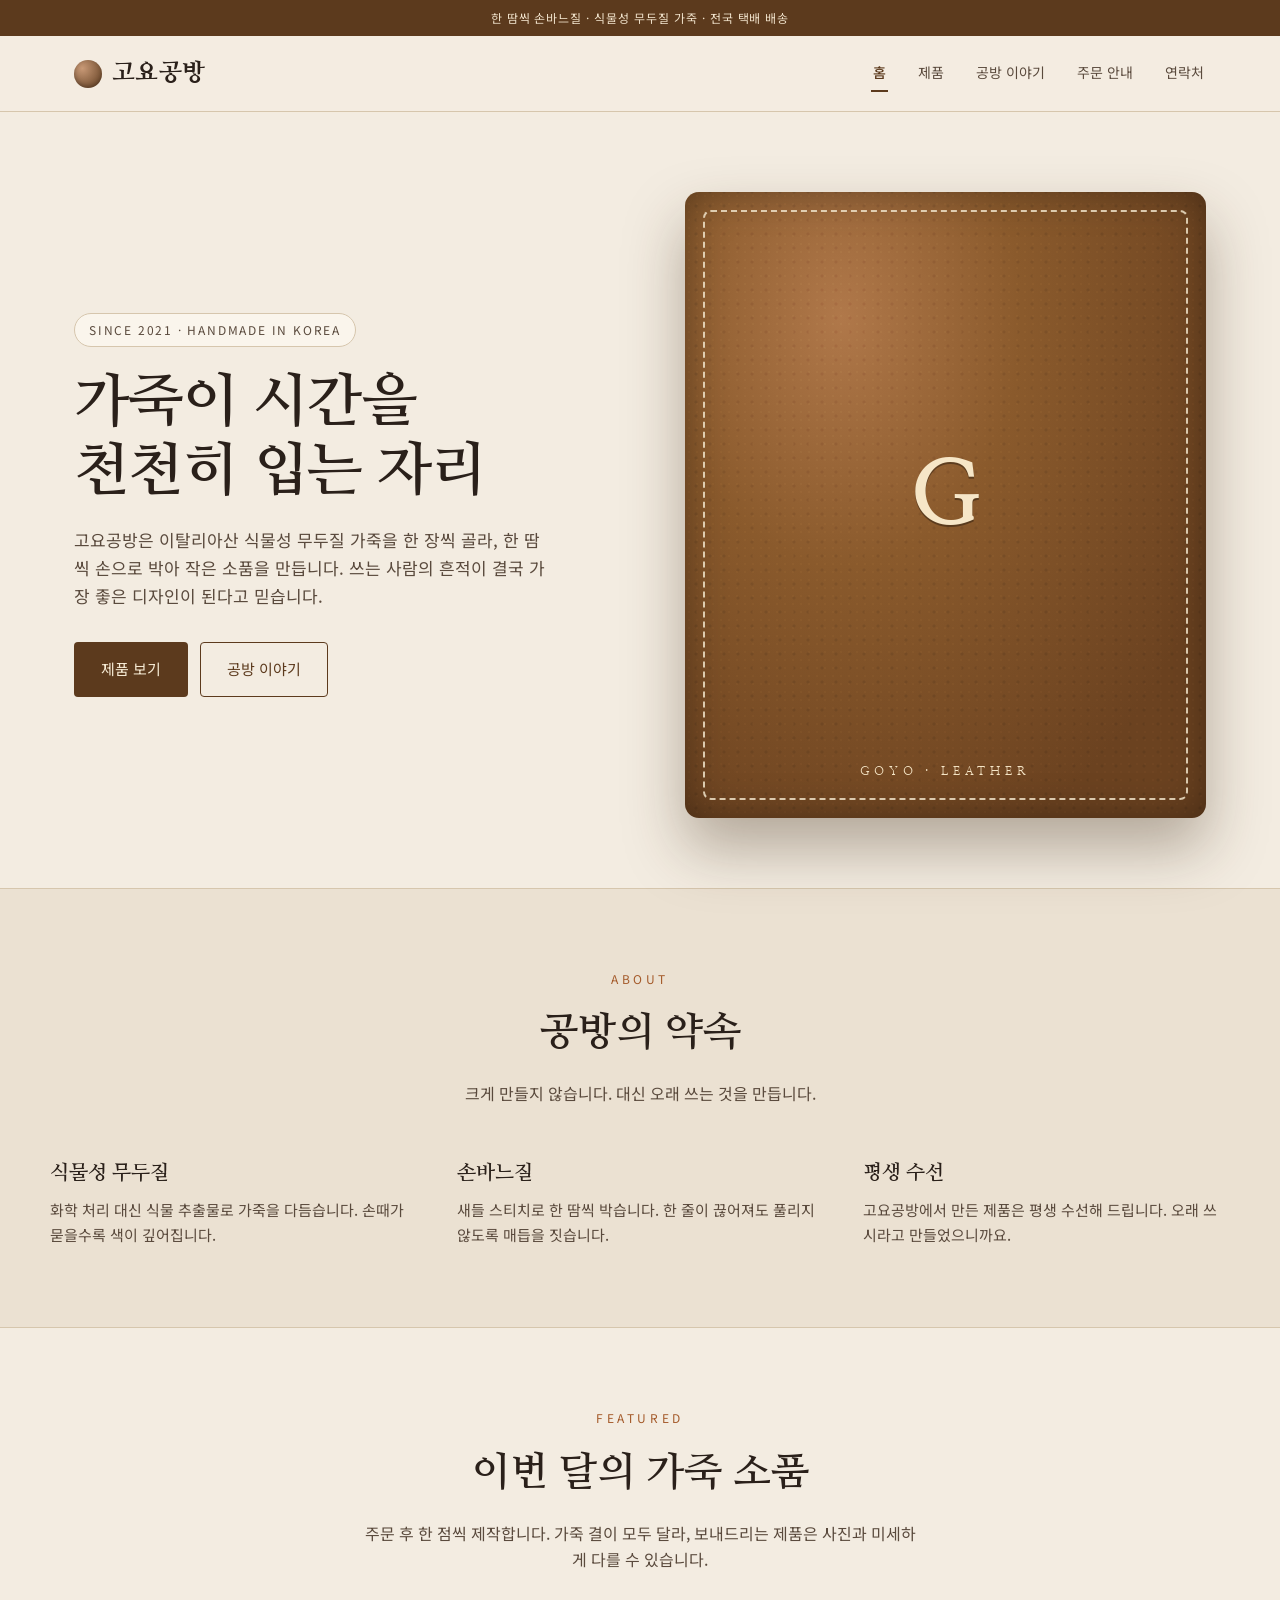
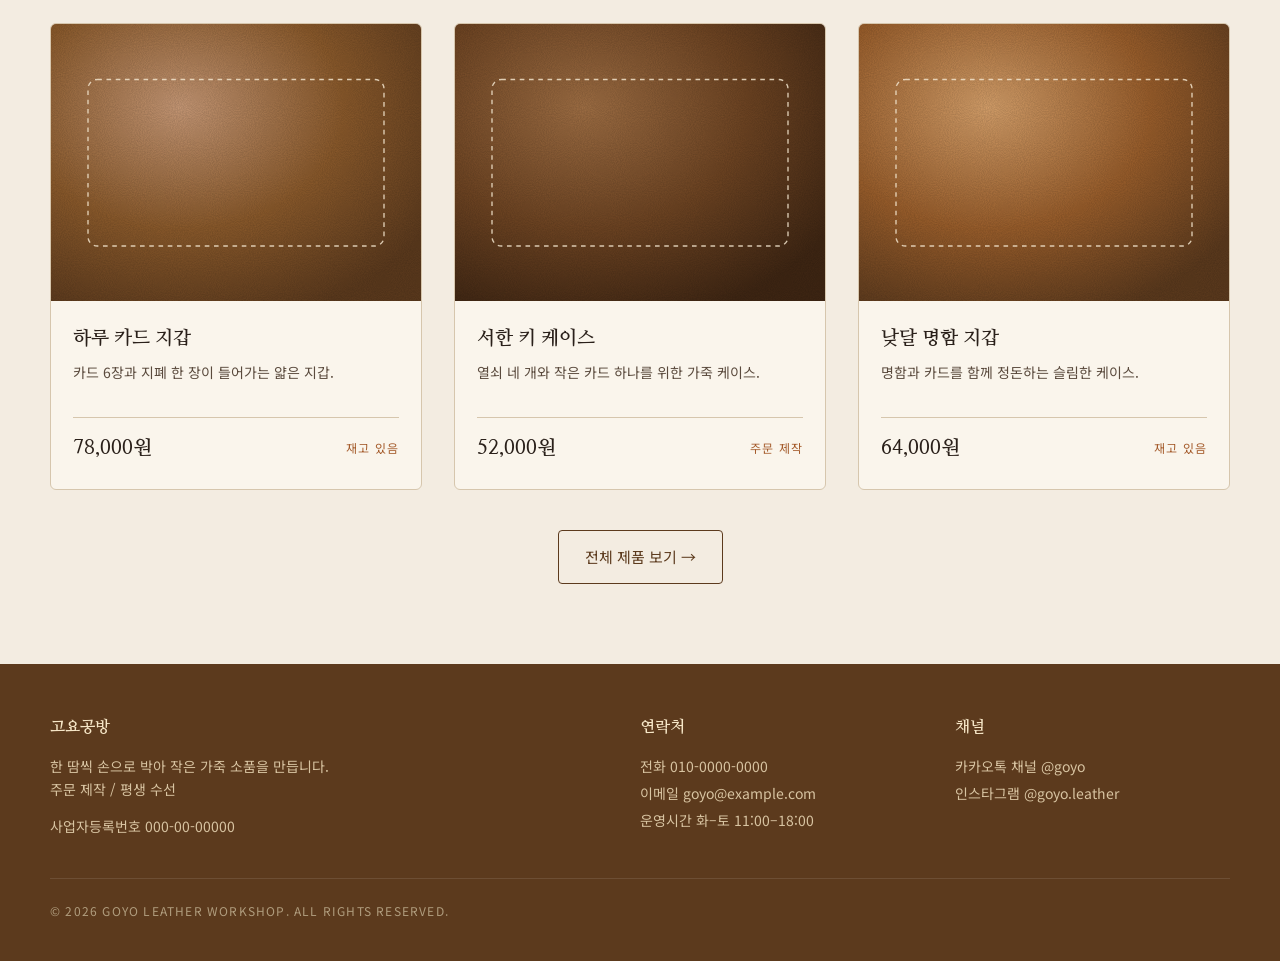
<file: index.html>
<!DOCTYPE html>
<html lang="ko">
<head>
<meta charset="UTF-8" />
<meta name="viewport" content="width=device-width, initial-scale=1.0" />
<title>고요공방 — 손으로 만드는 가죽 소품</title>
<meta name="description" content="식물성 무두질 가죽으로 한 땀씩 손바느질한 가죽 소품을 만듭니다." />
<link rel="preconnect" href="https://fonts.googleapis.com">
<link rel="preconnect" href="https://fonts.gstatic.com" crossorigin>
<link href="https://fonts.googleapis.com/css2?family=Nanum+Myeongjo:wght@400;700;800&family=Noto+Sans+KR:wght@300;400;500;700&display=swap" rel="stylesheet">
<link rel="stylesheet" href="styles.css">
</head>
<body>

<div class="topbar">한 땀씩 손바느질 · 식물성 무두질 가죽 · 전국 택배 배송</div>

<header class="site">
  <div class="nav">
    <a href="index.html" class="logo"><span class="logo-mark"></span><span>고요공방</span></a>
    <button class="menu-toggle" id="menuToggle" aria-label="메뉴">☰</button>
    <nav class="menu" id="menu">
      <a href="index.html" class="active">홈</a>
      <a href="products.html">제품</a>
      <a href="about.html">공방 이야기</a>
      <a href="order.html">주문 안내</a>
      <a href="contact.html">연락처</a>
    </nav>
  </div>
</header>

<main>
  <!-- Hero -->
  <section class="hero">
    <div>
      <span class="tag">SINCE 2021 · HANDMADE IN KOREA</span>
      <h1>가죽이 시간을<br/>천천히 입는 자리</h1>
      <p class="lead">고요공방은 이탈리아산 식물성 무두질 가죽을 한 장씩 골라, 한 땀씩 손으로 박아 작은 소품을 만듭니다. 쓰는 사람의 흔적이 결국 가장 좋은 디자인이 된다고 믿습니다.</p>
      <div class="cta-row">
        <a class="btn btn-primary" href="products.html">제품 보기</a>
        <a class="btn btn-ghost" href="about.html">공방 이야기</a>
      </div>
    </div>
    <div class="hero-card">
      <div class="grain"></div>
      <div class="monogram">G</div>
      <div class="stitch-label">GOYO · LEATHER</div>
    </div>
  </section>

  <!-- About strip -->
  <section class="about-strip">
    <div class="container">
      <div class="section-head">
        <div class="eyebrow">ABOUT</div>
        <h2>공방의 약속</h2>
        <p>크게 만들지 않습니다. 대신 오래 쓰는 것을 만듭니다.</p>
      </div>
      <div class="about-grid">
        <div class="about-item">
          <h3>식물성 무두질</h3>
          <p>화학 처리 대신 식물 추출물로 가죽을 다듬습니다. 손때가 묻을수록 색이 깊어집니다.</p>
        </div>
        <div class="about-item">
          <h3>손바느질</h3>
          <p>새들 스티치로 한 땀씩 박습니다. 한 줄이 끊어져도 풀리지 않도록 매듭을 짓습니다.</p>
        </div>
        <div class="about-item">
          <h3>평생 수선</h3>
          <p>고요공방에서 만든 제품은 평생 수선해 드립니다. 오래 쓰시라고 만들었으니까요.</p>
        </div>
      </div>
    </div>
  </section>

  <!-- Featured products -->
  <section>
    <div class="container">
      <div class="section-head">
        <div class="eyebrow">FEATURED</div>
        <h2>이번 달의 가죽 소품</h2>
        <p>주문 후 한 점씩 제작합니다. 가죽 결이 모두 달라, 보내드리는 제품은 사진과 미세하게 다를 수 있습니다.</p>
      </div>
      <div class="grid" id="featuredGrid"></div>
      <div style="text-align:center; margin-top: 40px;">
        <a class="btn btn-ghost" href="products.html">전체 제품 보기 →</a>
      </div>
    </div>
  </section>
</main>

<footer class="site">
  <div class="row">
    <div>
      <h4>고요공방</h4>
      <p>한 땀씩 손으로 박아 작은 가죽 소품을 만듭니다.<br/>주문 제작 / 평생 수선</p>
      <p style="margin-top:14px;">사업자등록번호 000-00-00000</p>
    </div>
    <div>
      <h4>연락처</h4>
      <p>전화 010-0000-0000</p>
      <p>이메일 goyo@example.com</p>
      <p>운영시간 화–토 11:00–18:00</p>
    </div>
    <div>
      <h4>채널</h4>
      <p><a href="contact.html">카카오톡 채널 @goyo</a></p>
      <p><a href="contact.html">인스타그램 @goyo.leather</a></p>
    </div>
  </div>
  <div class="copyright">© 2026 GOYO LEATHER WORKSHOP. ALL RIGHTS RESERVED.</div>
</footer>

<script src="products.js"></script>
<script>
  // 홈에는 앞에서 3개만 보여줌
  renderProductCards('featuredGrid', PRODUCTS.slice(0, 3));
  // 모바일 메뉴 토글
  document.getElementById('menuToggle')?.addEventListener('click', () => {
    document.getElementById('menu')?.classList.toggle('open');
  });
</script>
</body>
</html>
</file>
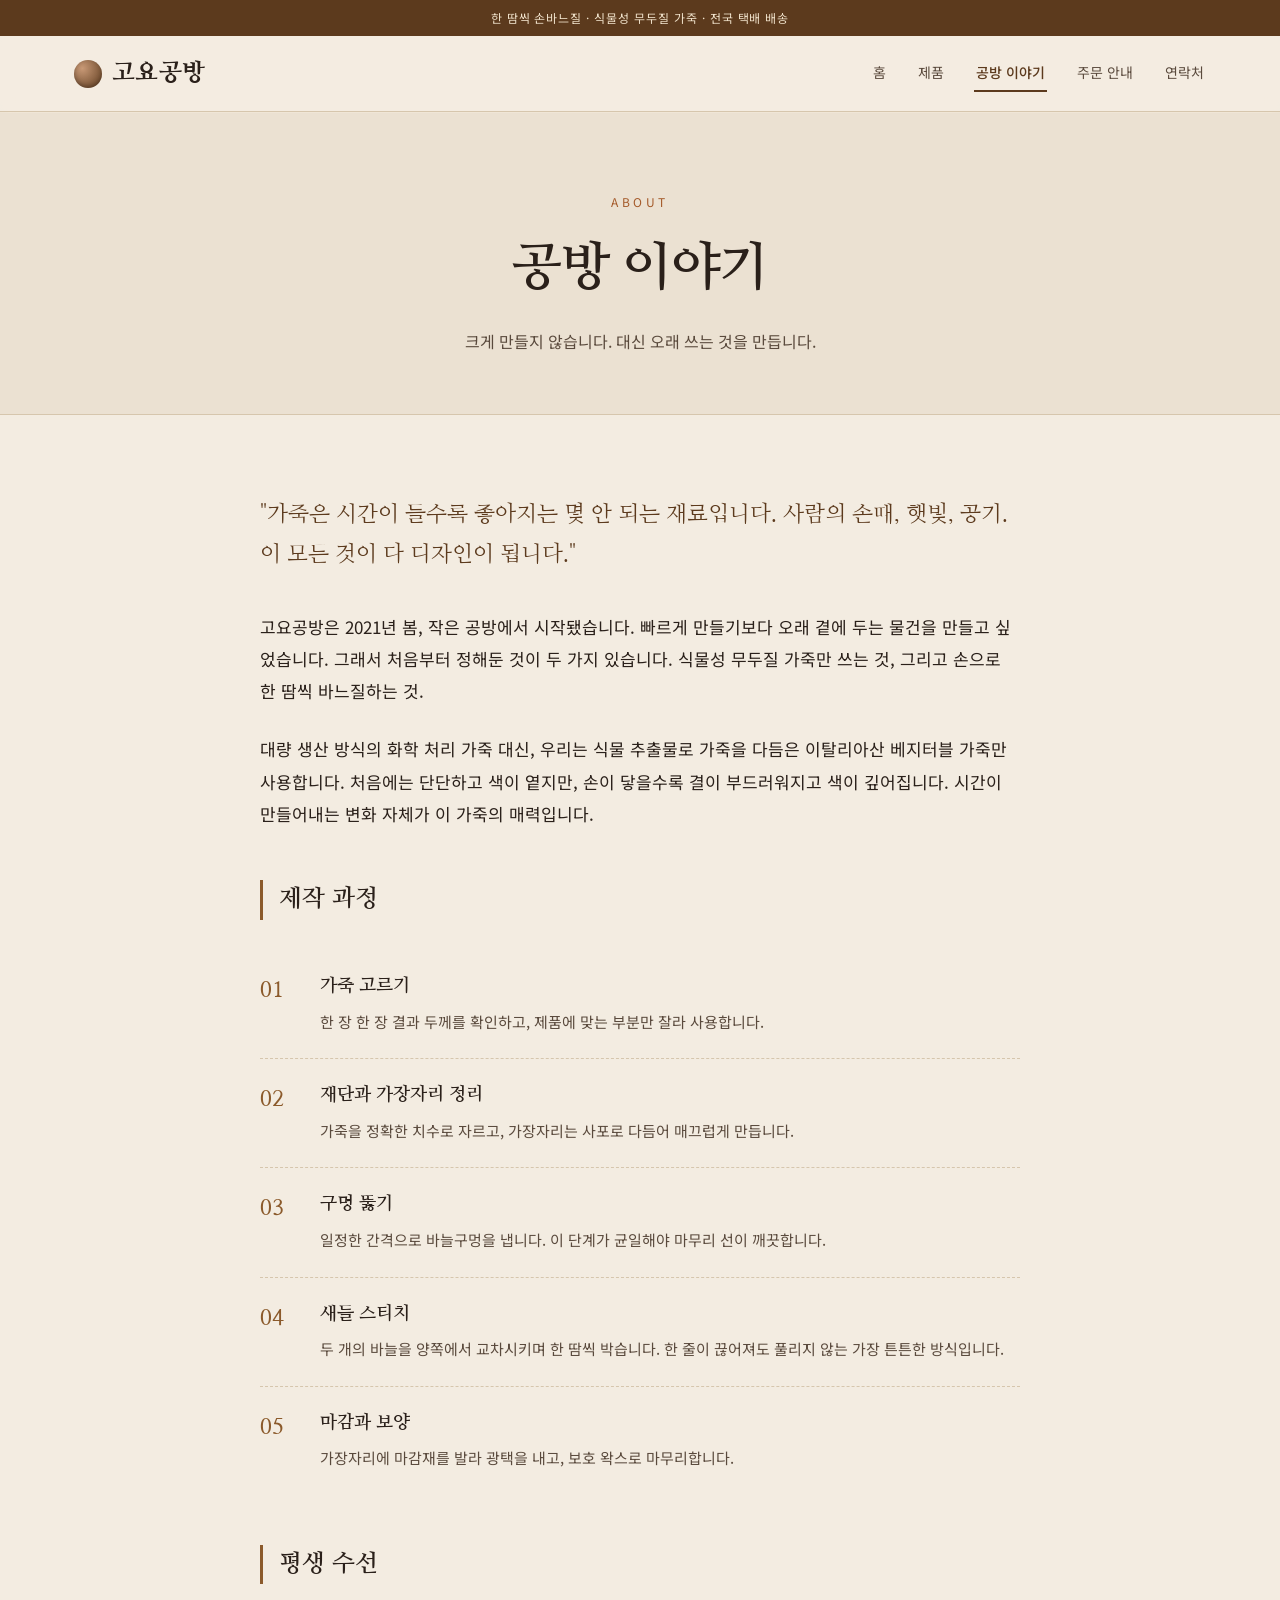
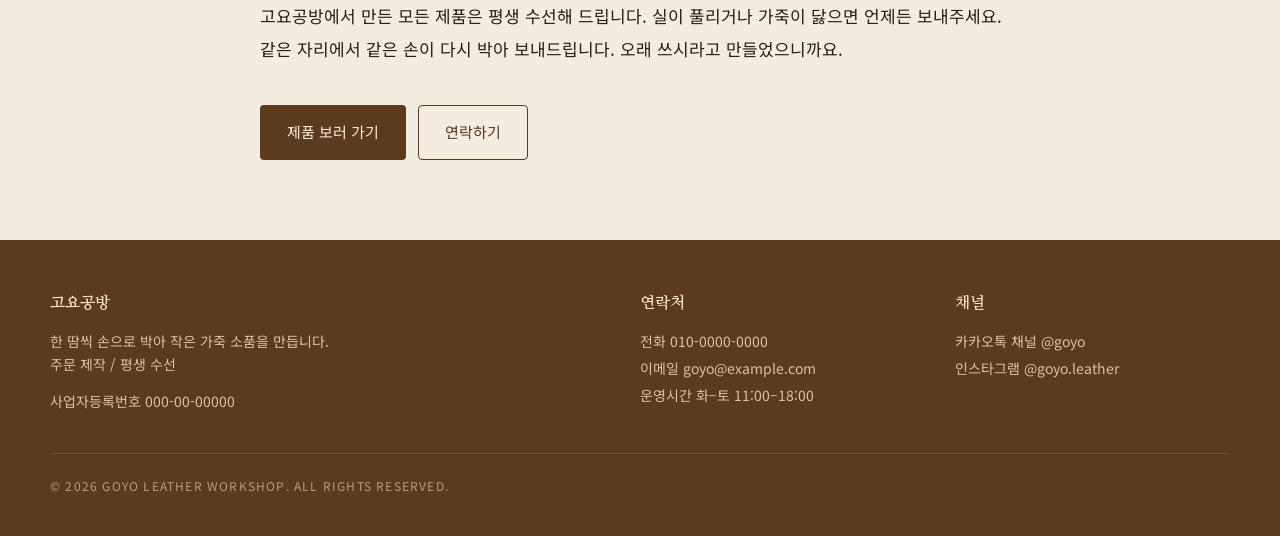
<file: about.html>
<!DOCTYPE html>
<html lang="ko">
<head>
<meta charset="UTF-8" />
<meta name="viewport" content="width=device-width, initial-scale=1.0" />
<title>공방 이야기 — 고요공방</title>
<meta name="description" content="고요공방의 가치관과 제작 과정." />
<link rel="preconnect" href="https://fonts.googleapis.com">
<link rel="preconnect" href="https://fonts.gstatic.com" crossorigin>
<link href="https://fonts.googleapis.com/css2?family=Nanum+Myeongjo:wght@400;700;800&family=Noto+Sans+KR:wght@300;400;500;700&display=swap" rel="stylesheet">
<link rel="stylesheet" href="styles.css">
</head>
<body>

<div class="topbar">한 땀씩 손바느질 · 식물성 무두질 가죽 · 전국 택배 배송</div>

<header class="site">
  <div class="nav">
    <a href="index.html" class="logo"><span class="logo-mark"></span><span>고요공방</span></a>
    <button class="menu-toggle" id="menuToggle" aria-label="메뉴">☰</button>
    <nav class="menu" id="menu">
      <a href="index.html">홈</a>
      <a href="products.html">제품</a>
      <a href="about.html" class="active">공방 이야기</a>
      <a href="order.html">주문 안내</a>
      <a href="contact.html">연락처</a>
    </nav>
  </div>
</header>

<main>
  <section class="page-hero">
    <div class="eyebrow">ABOUT</div>
    <h1>공방 이야기</h1>
    <p>크게 만들지 않습니다. 대신 오래 쓰는 것을 만듭니다.</p>
  </section>

  <section>
    <div class="container">
      <div class="story">
        <p class="lead">"가죽은 시간이 들수록 좋아지는 몇 안 되는 재료입니다. 사람의 손때, 햇빛, 공기. 이 모든 것이 다 디자인이 됩니다."</p>

        <p>고요공방은 2021년 봄, 작은 공방에서 시작됐습니다. 빠르게 만들기보다 오래 곁에 두는 물건을 만들고 싶었습니다. 그래서 처음부터 정해둔 것이 두 가지 있습니다. 식물성 무두질 가죽만 쓰는 것, 그리고 손으로 한 땀씩 바느질하는 것.</p>

        <p>대량 생산 방식의 화학 처리 가죽 대신, 우리는 식물 추출물로 가죽을 다듬은 이탈리아산 베지터블 가죽만 사용합니다. 처음에는 단단하고 색이 옅지만, 손이 닿을수록 결이 부드러워지고 색이 깊어집니다. 시간이 만들어내는 변화 자체가 이 가죽의 매력입니다.</p>

        <h3>제작 과정</h3>
        <ol class="process-list">
          <li>
            <h4>가죽 고르기</h4>
            <p>한 장 한 장 결과 두께를 확인하고, 제품에 맞는 부분만 잘라 사용합니다.</p>
          </li>
          <li>
            <h4>재단과 가장자리 정리</h4>
            <p>가죽을 정확한 치수로 자르고, 가장자리는 사포로 다듬어 매끄럽게 만듭니다.</p>
          </li>
          <li>
            <h4>구멍 뚫기</h4>
            <p>일정한 간격으로 바늘구멍을 냅니다. 이 단계가 균일해야 마무리 선이 깨끗합니다.</p>
          </li>
          <li>
            <h4>새들 스티치</h4>
            <p>두 개의 바늘을 양쪽에서 교차시키며 한 땀씩 박습니다. 한 줄이 끊어져도 풀리지 않는 가장 튼튼한 방식입니다.</p>
          </li>
          <li>
            <h4>마감과 보양</h4>
            <p>가장자리에 마감재를 발라 광택을 내고, 보호 왁스로 마무리합니다.</p>
          </li>
        </ol>

        <h3>평생 수선</h3>
        <p>고요공방에서 만든 모든 제품은 평생 수선해 드립니다. 실이 풀리거나 가죽이 닳으면 언제든 보내주세요. 같은 자리에서 같은 손이 다시 박아 보내드립니다. 오래 쓰시라고 만들었으니까요.</p>

        <div class="cta-row" style="margin-top: 40px;">
          <a class="btn btn-primary" href="products.html">제품 보러 가기</a>
          <a class="btn btn-ghost" href="contact.html">연락하기</a>
        </div>
      </div>
    </div>
  </section>
</main>

<footer class="site">
  <div class="row">
    <div>
      <h4>고요공방</h4>
      <p>한 땀씩 손으로 박아 작은 가죽 소품을 만듭니다.<br/>주문 제작 / 평생 수선</p>
      <p style="margin-top:14px;">사업자등록번호 000-00-00000</p>
    </div>
    <div>
      <h4>연락처</h4>
      <p>전화 010-0000-0000</p>
      <p>이메일 goyo@example.com</p>
      <p>운영시간 화–토 11:00–18:00</p>
    </div>
    <div>
      <h4>채널</h4>
      <p><a href="contact.html">카카오톡 채널 @goyo</a></p>
      <p><a href="contact.html">인스타그램 @goyo.leather</a></p>
    </div>
  </div>
  <div class="copyright">© 2026 GOYO LEATHER WORKSHOP. ALL RIGHTS RESERVED.</div>
</footer>

<script>
  document.getElementById('menuToggle')?.addEventListener('click', () => {
    document.getElementById('menu')?.classList.toggle('open');
  });
</script>
</body>
</html>
</file>
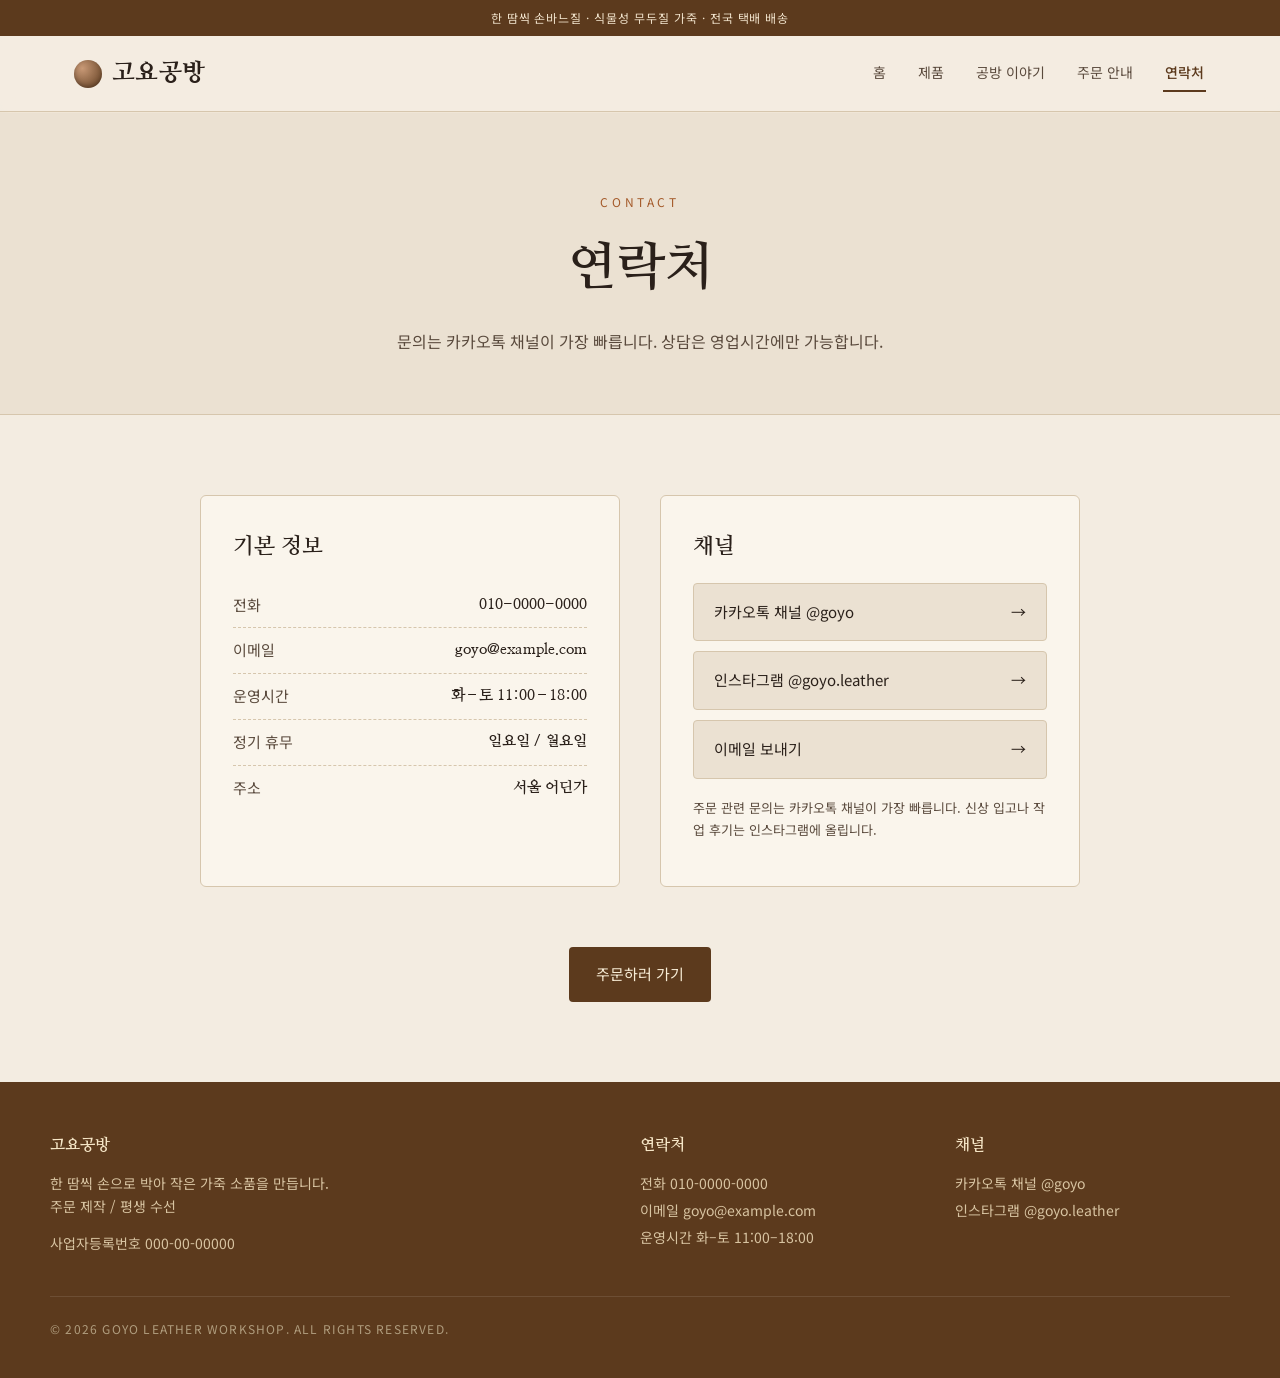
<file: contact.html>
<!DOCTYPE html>
<html lang="ko">
<head>
<meta charset="UTF-8" />
<meta name="viewport" content="width=device-width, initial-scale=1.0" />
<title>연락처 — 고요공방</title>
<meta name="description" content="고요공방 연락처와 채널." />
<link rel="preconnect" href="https://fonts.googleapis.com">
<link rel="preconnect" href="https://fonts.gstatic.com" crossorigin>
<link href="https://fonts.googleapis.com/css2?family=Nanum+Myeongjo:wght@400;700;800&family=Noto+Sans+KR:wght@300;400;500;700&display=swap" rel="stylesheet">
<link rel="stylesheet" href="styles.css">
</head>
<body>

<div class="topbar">한 땀씩 손바느질 · 식물성 무두질 가죽 · 전국 택배 배송</div>

<header class="site">
  <div class="nav">
    <a href="index.html" class="logo"><span class="logo-mark"></span><span>고요공방</span></a>
    <button class="menu-toggle" id="menuToggle" aria-label="메뉴">☰</button>
    <nav class="menu" id="menu">
      <a href="index.html">홈</a>
      <a href="products.html">제품</a>
      <a href="about.html">공방 이야기</a>
      <a href="order.html">주문 안내</a>
      <a href="contact.html" class="active">연락처</a>
    </nav>
  </div>
</header>

<main>
  <section class="page-hero">
    <div class="eyebrow">CONTACT</div>
    <h1>연락처</h1>
    <p>문의는 카카오톡 채널이 가장 빠릅니다. 상담은 영업시간에만 가능합니다.</p>
  </section>

  <section>
    <div class="container">
      <div class="contact-grid">
        <div class="contact-card">
          <h3>기본 정보</h3>
          <div class="row"><span class="k">전화</span><span class="v">010-0000-0000</span></div>
          <div class="row"><span class="k">이메일</span><span class="v">goyo@example.com</span></div>
          <div class="row"><span class="k">운영시간</span><span class="v">화–토 11:00–18:00</span></div>
          <div class="row"><span class="k">정기 휴무</span><span class="v">일요일 / 월요일</span></div>
          <div class="row"><span class="k">주소</span><span class="v">서울 어딘가</span></div>
        </div>

        <div class="contact-card">
          <h3>채널</h3>
          <a class="channel-btn" href="#" target="_blank" rel="noopener">
            <span>카카오톡 채널 @goyo</span><span>→</span>
          </a>
          <a class="channel-btn" href="#" target="_blank" rel="noopener">
            <span>인스타그램 @goyo.leather</span><span>→</span>
          </a>
          <a class="channel-btn" href="mailto:goyo@example.com">
            <span>이메일 보내기</span><span>→</span>
          </a>
          <p class="note" style="margin-top: 18px;">
            주문 관련 문의는 카카오톡 채널이 가장 빠릅니다. 신상 입고나 작업 후기는 인스타그램에 올립니다.
          </p>
        </div>
      </div>

      <div style="text-align: center; margin-top: 60px;">
        <a class="btn btn-primary" href="order.html">주문하러 가기</a>
      </div>
    </div>
  </section>
</main>

<footer class="site">
  <div class="row">
    <div>
      <h4>고요공방</h4>
      <p>한 땀씩 손으로 박아 작은 가죽 소품을 만듭니다.<br/>주문 제작 / 평생 수선</p>
      <p style="margin-top:14px;">사업자등록번호 000-00-00000</p>
    </div>
    <div>
      <h4>연락처</h4>
      <p>전화 010-0000-0000</p>
      <p>이메일 goyo@example.com</p>
      <p>운영시간 화–토 11:00–18:00</p>
    </div>
    <div>
      <h4>채널</h4>
      <p><a href="contact.html">카카오톡 채널 @goyo</a></p>
      <p><a href="contact.html">인스타그램 @goyo.leather</a></p>
    </div>
  </div>
  <div class="copyright">© 2026 GOYO LEATHER WORKSHOP. ALL RIGHTS RESERVED.</div>
</footer>

<script>
  document.getElementById('menuToggle')?.addEventListener('click', () => {
    document.getElementById('menu')?.classList.toggle('open');
  });
</script>
</body>
</html>
</file>
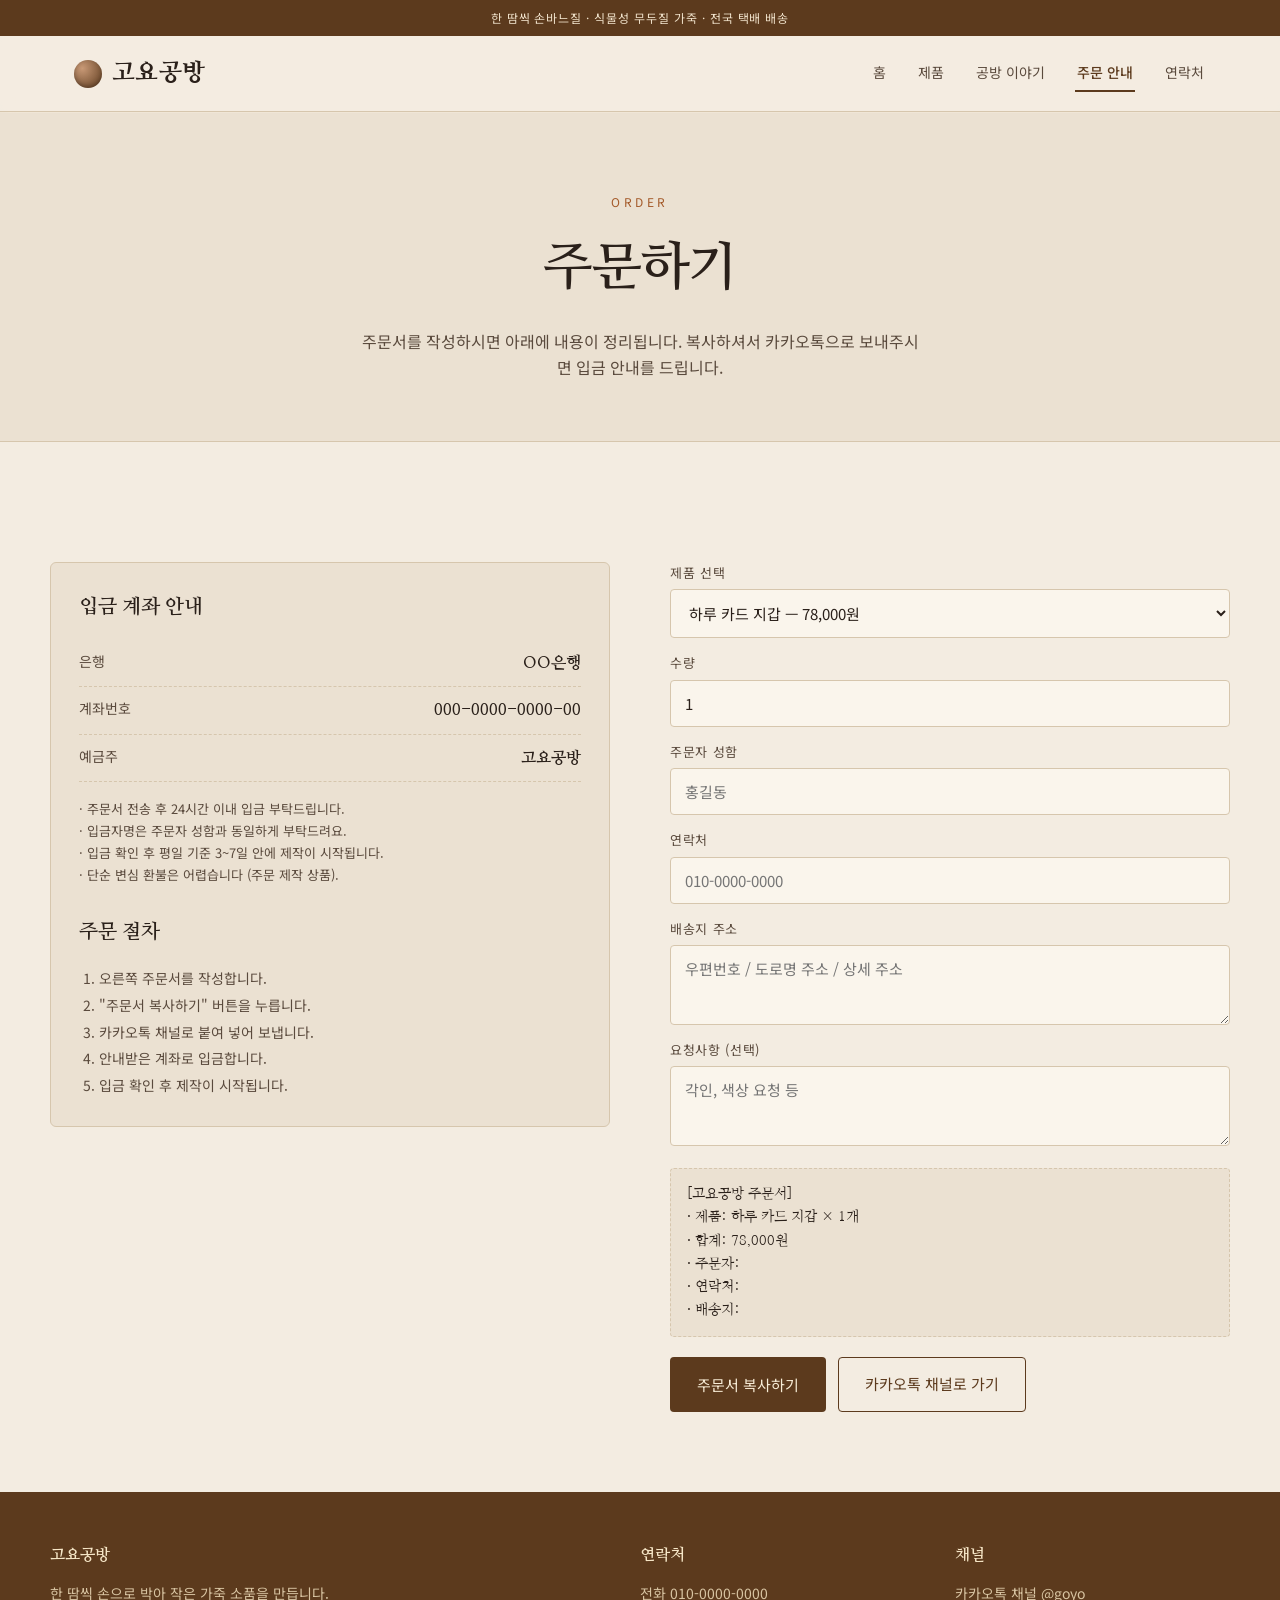
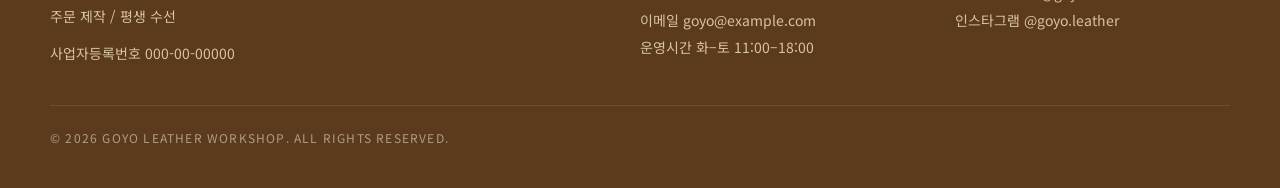
<file: order.html>
<!DOCTYPE html>
<html lang="ko">
<head>
<meta charset="UTF-8" />
<meta name="viewport" content="width=device-width, initial-scale=1.0" />
<title>주문 안내 — 고요공방</title>
<meta name="description" content="고요공방 주문 절차와 입금 안내." />
<link rel="preconnect" href="https://fonts.googleapis.com">
<link rel="preconnect" href="https://fonts.gstatic.com" crossorigin>
<link href="https://fonts.googleapis.com/css2?family=Nanum+Myeongjo:wght@400;700;800&family=Noto+Sans+KR:wght@300;400;500;700&display=swap" rel="stylesheet">
<link rel="stylesheet" href="styles.css">
</head>
<body>

<div class="topbar">한 땀씩 손바느질 · 식물성 무두질 가죽 · 전국 택배 배송</div>

<header class="site">
  <div class="nav">
    <a href="index.html" class="logo"><span class="logo-mark"></span><span>고요공방</span></a>
    <button class="menu-toggle" id="menuToggle" aria-label="메뉴">☰</button>
    <nav class="menu" id="menu">
      <a href="index.html">홈</a>
      <a href="products.html">제품</a>
      <a href="about.html">공방 이야기</a>
      <a href="order.html" class="active">주문 안내</a>
      <a href="contact.html">연락처</a>
    </nav>
  </div>
</header>

<main>
  <section class="page-hero">
    <div class="eyebrow">ORDER</div>
    <h1>주문하기</h1>
    <p>주문서를 작성하시면 아래에 내용이 정리됩니다. 복사하셔서 카카오톡으로 보내주시면 입금 안내를 드립니다.</p>
  </section>

  <section>
    <div class="container">
      <div class="order-grid">
        <div class="bank-box">
          <h3>입금 계좌 안내</h3>
          <div class="bank-row"><span class="k">은행</span><span class="v">OO은행</span></div>
          <div class="bank-row"><span class="k">계좌번호</span><span class="v">000-0000-0000-00</span></div>
          <div class="bank-row"><span class="k">예금주</span><span class="v">고요공방</span></div>
          <p class="note">
            · 주문서 전송 후 24시간 이내 입금 부탁드립니다.<br/>
            · 입금자명은 주문자 성함과 동일하게 부탁드려요.<br/>
            · 입금 확인 후 평일 기준 3~7일 안에 제작이 시작됩니다.<br/>
            · 단순 변심 환불은 어렵습니다 (주문 제작 상품).
          </p>

          <h3 style="margin-top: 30px;">주문 절차</h3>
          <ol style="padding-left: 20px; margin: 0; color: var(--ink-soft); font-size: 14px; line-height: 1.9;">
            <li>오른쪽 주문서를 작성합니다.</li>
            <li>"주문서 복사하기" 버튼을 누릅니다.</li>
            <li>카카오톡 채널로 붙여 넣어 보냅니다.</li>
            <li>안내받은 계좌로 입금합니다.</li>
            <li>입금 확인 후 제작이 시작됩니다.</li>
          </ol>
        </div>

        <form class="order-form" id="orderForm" onsubmit="return false;">
          <div class="field">
            <label for="productSel">제품 선택</label>
            <select id="productSel"></select>
          </div>
          <div class="field">
            <label for="qty">수량</label>
            <input id="qty" type="number" min="1" value="1" />
          </div>
          <div class="field">
            <label for="name">주문자 성함</label>
            <input id="name" type="text" placeholder="홍길동" />
          </div>
          <div class="field">
            <label for="phone">연락처</label>
            <input id="phone" type="text" placeholder="010-0000-0000" />
          </div>
          <div class="field">
            <label for="addr">배송지 주소</label>
            <textarea id="addr" placeholder="우편번호 / 도로명 주소 / 상세 주소"></textarea>
          </div>
          <div class="field">
            <label for="memo">요청사항 (선택)</label>
            <textarea id="memo" placeholder="각인, 색상 요청 등"></textarea>
          </div>

          <div class="summary serif" id="summary">주문 내용이 여기에 정리됩니다.</div>

          <div class="cta-row" style="margin-top: 6px;">
            <button class="btn btn-primary" id="copyBtn" type="button">주문서 복사하기</button>
            <a class="btn btn-ghost" href="contact.html">카카오톡 채널로 가기</a>
          </div>
        </form>
      </div>
    </div>
  </section>
</main>

<footer class="site">
  <div class="row">
    <div>
      <h4>고요공방</h4>
      <p>한 땀씩 손으로 박아 작은 가죽 소품을 만듭니다.<br/>주문 제작 / 평생 수선</p>
      <p style="margin-top:14px;">사업자등록번호 000-00-00000</p>
    </div>
    <div>
      <h4>연락처</h4>
      <p>전화 010-0000-0000</p>
      <p>이메일 goyo@example.com</p>
      <p>운영시간 화–토 11:00–18:00</p>
    </div>
    <div>
      <h4>채널</h4>
      <p><a href="contact.html">카카오톡 채널 @goyo</a></p>
      <p><a href="contact.html">인스타그램 @goyo.leather</a></p>
    </div>
  </div>
  <div class="copyright">© 2026 GOYO LEATHER WORKSHOP. ALL RIGHTS RESERVED.</div>
</footer>

<div class="toast" id="toast">주문서가 복사되었어요</div>

<script src="products.js"></script>
<script>
  // 주문서 옵션 채우기
  const sel = document.getElementById('productSel');
  sel.innerHTML = PRODUCTS.map(p =>
    `<option value="${p.id}">${p.name} — ${p.price.toLocaleString()}원</option>`
  ).join('');

  // URL 쿼리 파라미터로 제품 선택 (products 페이지에서 넘어올 때 사용 가능)
  const params = new URLSearchParams(location.search);
  const pid = params.get('product');
  if (pid && PRODUCTS.find(x => x.id === pid)) sel.value = pid;

  // 주문 요약 실시간 업데이트
  const fields = ['productSel','qty','name','phone','addr','memo'];
  const summary = document.getElementById('summary');
  function updateSummary() {
    const p = PRODUCTS.find(x => x.id === sel.value);
    const qty = Math.max(1, parseInt(document.getElementById('qty').value) || 1);
    const total = p ? p.price * qty : 0;
    const lines = [
      '[고요공방 주문서]',
      `· 제품: ${p ? p.name : ''} × ${qty}개`,
      `· 합계: ${total.toLocaleString()}원`,
      `· 주문자: ${document.getElementById('name').value || ''}`,
      `· 연락처: ${document.getElementById('phone').value || ''}`,
      `· 배송지: ${document.getElementById('addr').value || ''}`,
    ];
    const memo = document.getElementById('memo').value;
    if (memo) lines.push(`· 요청: ${memo}`);
    summary.textContent = lines.join('\n');
  }
  fields.forEach(id => {
    document.getElementById(id).addEventListener('input', updateSummary);
    document.getElementById(id).addEventListener('change', updateSummary);
  });
  updateSummary();

  // 복사 버튼
  const toast = document.getElementById('toast');
  document.getElementById('copyBtn').addEventListener('click', async () => {
    try {
      await navigator.clipboard.writeText(summary.textContent);
      toast.classList.add('show');
      setTimeout(() => toast.classList.remove('show'), 1800);
    } catch (e) {
      const ta = document.createElement('textarea');
      ta.value = summary.textContent;
      document.body.appendChild(ta); ta.select();
      try { document.execCommand('copy'); toast.classList.add('show'); setTimeout(()=>toast.classList.remove('show'),1800); }
      catch(_) { alert('복사가 안 되네요. 직접 선택해서 복사해 주세요.'); }
      document.body.removeChild(ta);
    }
  });

  document.getElementById('menuToggle')?.addEventListener('click', () => {
    document.getElementById('menu')?.classList.toggle('open');
  });
</script>
</body>
</html>
</file>
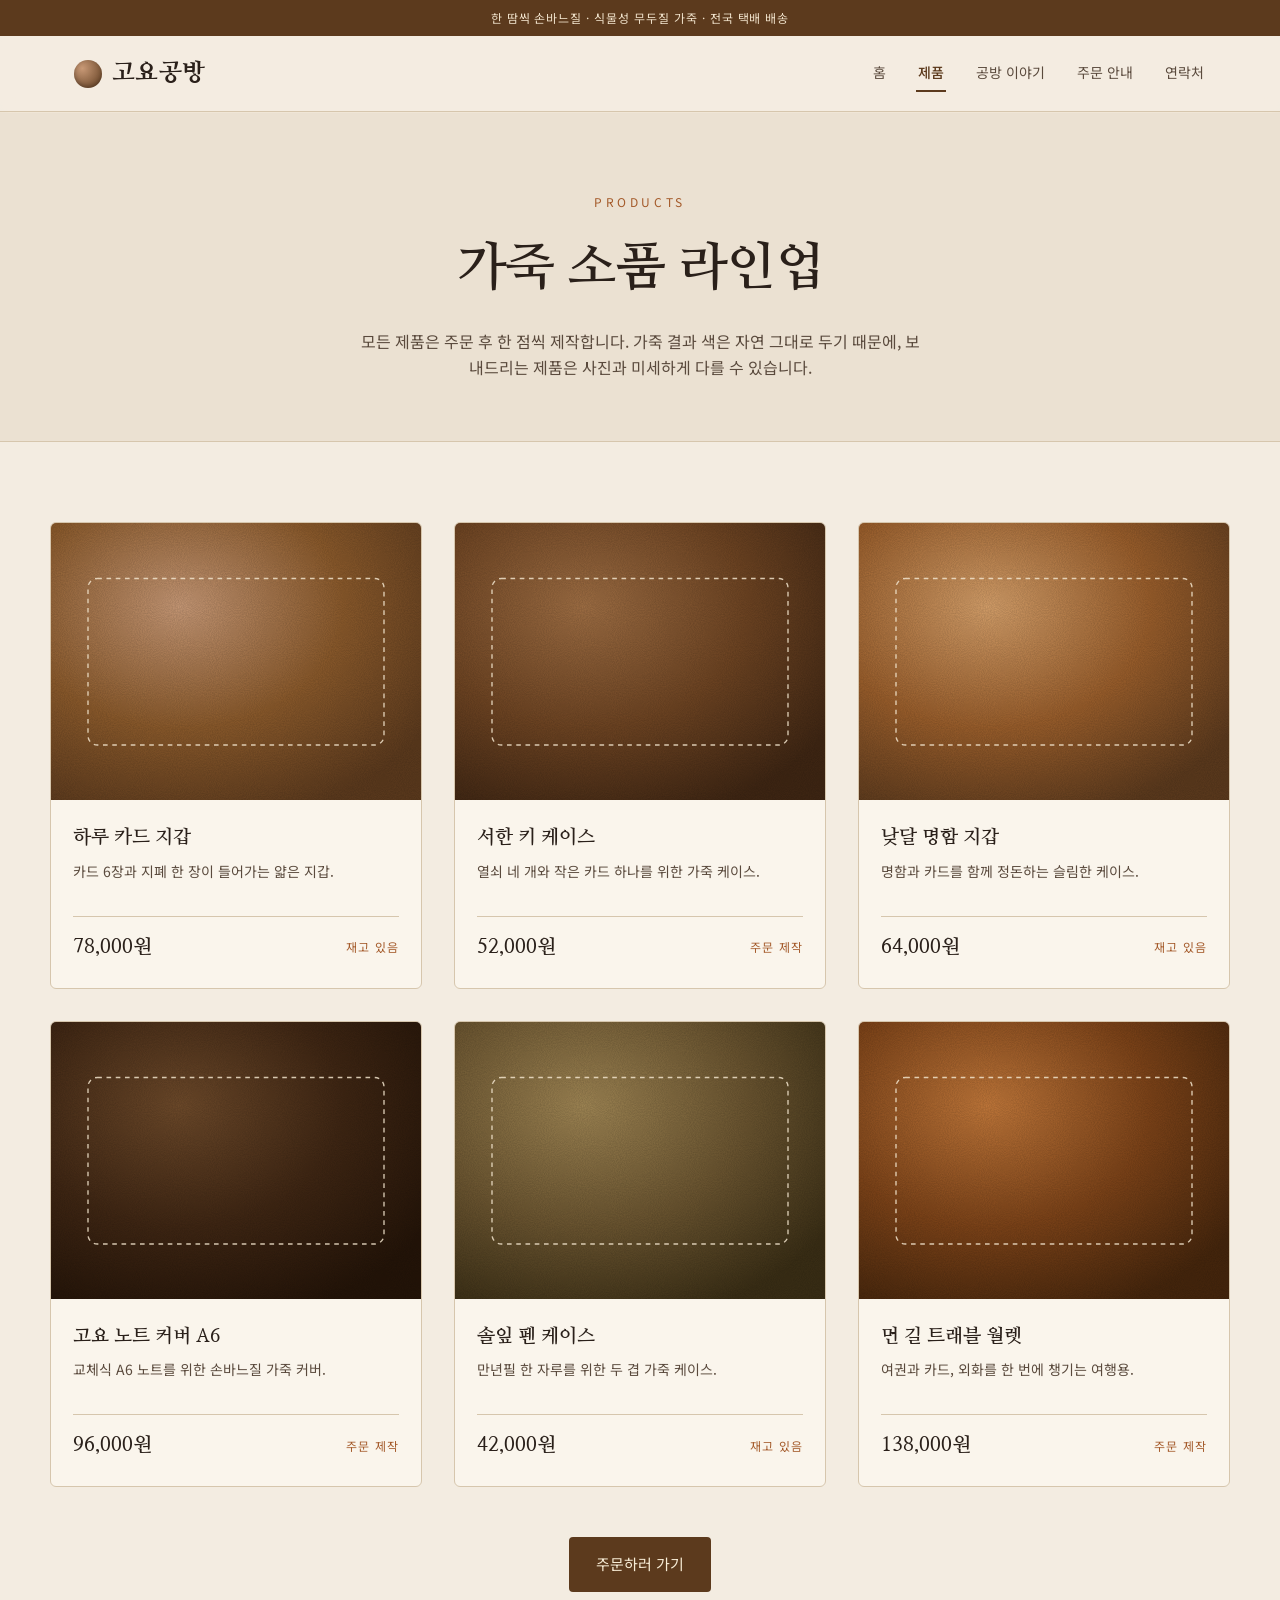
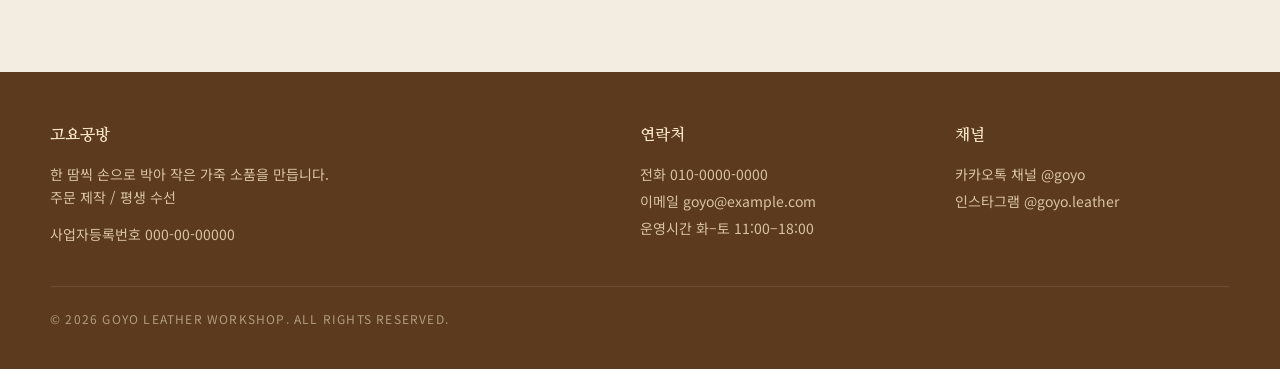
<file: products.html>
<!DOCTYPE html>
<html lang="ko">
<head>
<meta charset="UTF-8" />
<meta name="viewport" content="width=device-width, initial-scale=1.0" />
<title>제품 — 고요공방</title>
<meta name="description" content="고요공방의 가죽 소품 라인업." />
<link rel="preconnect" href="https://fonts.googleapis.com">
<link rel="preconnect" href="https://fonts.gstatic.com" crossorigin>
<link href="https://fonts.googleapis.com/css2?family=Nanum+Myeongjo:wght@400;700;800&family=Noto+Sans+KR:wght@300;400;500;700&display=swap" rel="stylesheet">
<link rel="stylesheet" href="styles.css">
</head>
<body>

<div class="topbar">한 땀씩 손바느질 · 식물성 무두질 가죽 · 전국 택배 배송</div>

<header class="site">
  <div class="nav">
    <a href="index.html" class="logo"><span class="logo-mark"></span><span>고요공방</span></a>
    <button class="menu-toggle" id="menuToggle" aria-label="메뉴">☰</button>
    <nav class="menu" id="menu">
      <a href="index.html">홈</a>
      <a href="products.html" class="active">제품</a>
      <a href="about.html">공방 이야기</a>
      <a href="order.html">주문 안내</a>
      <a href="contact.html">연락처</a>
    </nav>
  </div>
</header>

<main>
  <section class="page-hero">
    <div class="eyebrow">PRODUCTS</div>
    <h1>가죽 소품 라인업</h1>
    <p>모든 제품은 주문 후 한 점씩 제작합니다. 가죽 결과 색은 자연 그대로 두기 때문에, 보내드리는 제품은 사진과 미세하게 다를 수 있습니다.</p>
  </section>

  <section>
    <div class="container">
      <div class="grid" id="productGrid"></div>

      <div style="text-align:center; margin-top: 50px;">
        <a class="btn btn-primary" href="order.html">주문하러 가기</a>
      </div>
    </div>
  </section>
</main>

<footer class="site">
  <div class="row">
    <div>
      <h4>고요공방</h4>
      <p>한 땀씩 손으로 박아 작은 가죽 소품을 만듭니다.<br/>주문 제작 / 평생 수선</p>
      <p style="margin-top:14px;">사업자등록번호 000-00-00000</p>
    </div>
    <div>
      <h4>연락처</h4>
      <p>전화 010-0000-0000</p>
      <p>이메일 goyo@example.com</p>
      <p>운영시간 화–토 11:00–18:00</p>
    </div>
    <div>
      <h4>채널</h4>
      <p><a href="contact.html">카카오톡 채널 @goyo</a></p>
      <p><a href="contact.html">인스타그램 @goyo.leather</a></p>
    </div>
  </div>
  <div class="copyright">© 2026 GOYO LEATHER WORKSHOP. ALL RIGHTS RESERVED.</div>
</footer>

<script src="products.js"></script>
<script>
  renderProductCards('productGrid');
  document.getElementById('menuToggle')?.addEventListener('click', () => {
    document.getElementById('menu')?.classList.toggle('open');
  });
</script>
</body>
</html>
</file>
<file: styles.css>
/* ===========================================================
   고요공방 공통 스타일시트
   - 모든 페이지가 이 파일을 불러와 같은 톤을 공유합니다
   =========================================================== */

:root {
  --bg: #f3ece1;
  --bg-soft: #ebe1d2;
  --paper: #faf5ec;
  --ink: #2a201a;
  --ink-soft: #5a4a3d;
  --leather: #8b5a2b;
  --leather-dark: #5c3a1d;
  --leather-light: #c89976;
  --thread: #efe2c8;
  --line: #d6c6ad;
  --accent: #a45a2a;
}

* { box-sizing: border-box; }
html, body { margin: 0; padding: 0; }
body {
  background: var(--bg);
  color: var(--ink);
  font-family: 'Noto Sans KR', -apple-system, BlinkMacSystemFont, sans-serif;
  line-height: 1.65;
  -webkit-font-smoothing: antialiased;
  min-height: 100vh;
  display: flex;
  flex-direction: column;
}
.serif { font-family: 'Nanum Myeongjo', serif; }
a { color: inherit; text-decoration: none; }
img { max-width: 100%; display: block; }
main { flex: 1; }

/* ===== Top bar & header ===== */
.topbar {
  background: var(--leather-dark);
  color: #f1e3cc;
  font-size: 12px;
  letter-spacing: 0.08em;
  text-align: center;
  padding: 8px 16px;
}
header.site {
  position: sticky; top: 0; z-index: 50;
  background: rgba(243, 236, 225, 0.92);
  backdrop-filter: saturate(140%) blur(8px);
  border-bottom: 1px solid var(--line);
}
.nav {
  max-width: 1180px; margin: 0 auto;
  padding: 18px 24px;
  display: flex; align-items: center; justify-content: space-between;
}
.logo {
  font-family: 'Nanum Myeongjo', serif;
  font-weight: 800; font-size: 24px;
  letter-spacing: 0.02em;
  display: flex; align-items: center; gap: 10px;
}
.logo-mark {
  width: 28px; height: 28px;
  border-radius: 50%;
  background: radial-gradient(circle at 30% 30%, var(--leather-light), var(--leather-dark));
  box-shadow: inset 0 -2px 4px rgba(0,0,0,0.25);
}
nav.menu {
  display: flex; gap: 28px;
  font-size: 14px; color: var(--ink-soft);
}
nav.menu a {
  padding: 6px 2px;
  border-bottom: 2px solid transparent;
  transition: color .2s, border-color .2s;
}
nav.menu a:hover { color: var(--accent); }
nav.menu a.active {
  color: var(--leather-dark);
  border-bottom-color: var(--leather-dark);
  font-weight: 500;
}

/* ===== Buttons ===== */
.btn {
  display: inline-block;
  padding: 14px 26px;
  border-radius: 4px;
  font-size: 15px;
  cursor: pointer;
  border: 1px solid transparent;
  transition: transform .05s ease, background .2s, color .2s;
  font-family: inherit;
  text-align: center;
}
.btn-primary { background: var(--leather-dark); color: #f7ecd6; }
.btn-primary:hover { background: var(--ink); }
.btn-ghost { background: transparent; border-color: var(--leather-dark); color: var(--leather-dark); }
.btn-ghost:hover { background: var(--leather-dark); color: #f7ecd6; }
.btn:active { transform: translateY(1px); }
.cta-row { display: flex; gap: 12px; flex-wrap: wrap; }

/* ===== Layout ===== */
section { padding: 80px 24px; }
.container { max-width: 1180px; margin: 0 auto; }
.section-head { text-align: center; margin-bottom: 50px; }
.section-head .eyebrow {
  font-size: 12px; letter-spacing: 0.3em;
  color: var(--accent); margin-bottom: 12px;
}
.section-head h2 {
  font-family: 'Nanum Myeongjo', serif;
  font-size: clamp(28px, 3.5vw, 40px);
  margin: 0 0 14px;
}
.section-head p { color: var(--ink-soft); max-width: 560px; margin: 0 auto; }

/* ===== Page header (for non-home pages) ===== */
.page-hero {
  background: var(--bg-soft);
  border-bottom: 1px solid var(--line);
  text-align: center;
  padding: 80px 24px 60px;
}
.page-hero .eyebrow {
  font-size: 12px; letter-spacing: 0.3em;
  color: var(--accent); margin-bottom: 14px;
}
.page-hero h1 {
  font-family: 'Nanum Myeongjo', serif;
  font-size: clamp(36px, 5vw, 52px);
  margin: 0 0 16px;
  letter-spacing: -0.01em;
}
.page-hero p {
  color: var(--ink-soft);
  max-width: 560px;
  margin: 0 auto;
  font-size: 16px;
}

/* ===== Hero (home page) ===== */
.hero {
  max-width: 1180px; margin: 0 auto;
  padding: 80px 24px 70px;
  display: grid; grid-template-columns: 1.05fr 1fr;
  gap: 64px; align-items: center;
}
.hero h1 {
  font-family: 'Nanum Myeongjo', serif;
  font-size: clamp(36px, 5vw, 58px);
  line-height: 1.2; margin: 0 0 18px;
  letter-spacing: -0.01em;
}
.hero p.lead {
  font-size: 17px; color: var(--ink-soft);
  margin: 0 0 32px; max-width: 480px;
}
.hero .tag {
  display: inline-block;
  padding: 6px 14px;
  border: 1px solid var(--line);
  border-radius: 999px;
  font-size: 12px; letter-spacing: 0.15em;
  color: var(--ink-soft); margin-bottom: 22px;
  background: var(--paper);
}
.hero-card {
  position: relative;
  aspect-ratio: 5/6;
  border-radius: 14px;
  background:
    radial-gradient(ellipse at 30% 20%, #b0784a 0%, #8a5a2c 35%, #6b4220 80%);
  box-shadow:
    inset 0 0 40px rgba(0,0,0,0.35),
    0 30px 60px rgba(60,40,20,0.35);
  overflow: hidden;
}
.hero-card::before {
  content: "";
  position: absolute; inset: 18px;
  border: 2px dashed var(--thread);
  border-radius: 8px;
  opacity: 0.85;
}
.hero-card .stitch-label {
  position: absolute; left: 50%; bottom: 36px;
  transform: translateX(-50%);
  color: #f6e6c7;
  font-family: 'Nanum Myeongjo', serif;
  letter-spacing: 0.4em; font-size: 12px;
}
.hero-card .monogram {
  position: absolute; top: 50%; left: 50%;
  transform: translate(-50%, -55%);
  font-family: 'Nanum Myeongjo', serif;
  font-size: 88px; color: #f6e6c7;
  font-weight: 800;
  text-shadow: 0 2px 0 rgba(0,0,0,0.35);
}
.hero-card .grain {
  position: absolute; inset: 0;
  background-image:
    radial-gradient(rgba(255,255,255,0.06) 1px, transparent 1.5px),
    radial-gradient(rgba(0,0,0,0.12) 1px, transparent 2px);
  background-size: 8px 8px, 14px 14px;
  background-position: 0 0, 4px 7px;
  mix-blend-mode: overlay;
  opacity: 0.7;
}

/* ===== About strip ===== */
.about-strip {
  background: var(--bg-soft);
  border-top: 1px solid var(--line);
  border-bottom: 1px solid var(--line);
}
.about-grid {
  display: grid; grid-template-columns: repeat(3, 1fr);
  gap: 40px; margin-top: 30px;
}
.about-item h3 {
  font-family: 'Nanum Myeongjo', serif;
  font-size: 20px; margin: 0 0 8px;
}
.about-item p { color: var(--ink-soft); font-size: 15px; margin: 0; }

/* ===== Product grid ===== */
.grid {
  display: grid; grid-template-columns: repeat(3, 1fr);
  gap: 32px;
}
.card {
  background: var(--paper);
  border: 1px solid var(--line);
  border-radius: 6px;
  overflow: hidden;
  display: flex; flex-direction: column;
  transition: transform .2s, box-shadow .2s;
}
.card:hover {
  transform: translateY(-4px);
  box-shadow: 0 18px 40px rgba(60,40,20,0.12);
}
.card .thumb { aspect-ratio: 4/3; position: relative; background: var(--bg-soft); }
.card .thumb svg { width: 100%; height: 100%; display: block; }
.card .body { padding: 22px 22px 24px; }
.card .name { font-family: 'Nanum Myeongjo', serif; font-size: 19px; margin: 0 0 6px; }
.card .desc { font-size: 14px; color: var(--ink-soft); margin: 0 0 14px; min-height: 42px; }
.price-row {
  display: flex; align-items: center; justify-content: space-between;
  border-top: 1px solid var(--line); padding-top: 14px;
}
.price { font-family: 'Nanum Myeongjo', serif; font-size: 20px; font-weight: 700; }
.stock { font-size: 12px; color: var(--accent); letter-spacing: 0.1em; }

/* ===== About page ===== */
.story {
  max-width: 760px;
  margin: 0 auto;
}
.story p {
  font-size: 17px;
  line-height: 1.9;
  margin: 0 0 26px;
  color: var(--ink);
}
.story p.lead {
  font-family: 'Nanum Myeongjo', serif;
  font-size: 22px;
  line-height: 1.8;
  color: var(--leather-dark);
  margin-bottom: 36px;
}
.story h3 {
  font-family: 'Nanum Myeongjo', serif;
  font-size: 24px;
  margin: 50px 0 16px;
  border-left: 3px solid var(--leather);
  padding-left: 16px;
}
.process-list {
  list-style: none;
  padding: 0;
  margin: 30px 0;
  counter-reset: step;
}
.process-list li {
  counter-increment: step;
  padding: 22px 0 22px 60px;
  position: relative;
  border-bottom: 1px dashed var(--line);
}
.process-list li:last-child { border-bottom: none; }
.process-list li::before {
  content: counter(step, decimal-leading-zero);
  position: absolute; left: 0; top: 22px;
  font-family: 'Nanum Myeongjo', serif;
  font-size: 22px; color: var(--leather);
  font-weight: 700;
}
.process-list li h4 {
  font-family: 'Nanum Myeongjo', serif;
  margin: 0 0 6px; font-size: 18px;
}
.process-list li p { margin: 0; color: var(--ink-soft); font-size: 15px; }

/* ===== Order page ===== */
.order-grid {
  display: grid; grid-template-columns: 1fr 1fr;
  gap: 60px; margin-top: 40px;
}
.bank-box {
  background: var(--bg-soft);
  border: 1px solid var(--line);
  border-radius: 6px;
  padding: 28px;
  align-self: flex-start;
}
.bank-box h3 { margin: 0 0 16px; font-family: 'Nanum Myeongjo', serif; font-size: 20px; }
.bank-row {
  display: flex; justify-content: space-between;
  padding: 10px 0; border-bottom: 1px dashed var(--line);
}
.bank-row:last-child { border-bottom: none; }
.bank-row .k { color: var(--ink-soft); font-size: 14px; }
.bank-row .v { font-family: 'Nanum Myeongjo', serif; font-weight: 700; }
.note { font-size: 13px; color: var(--ink-soft); margin-top: 16px; line-height: 1.7; }

form.order-form { display: flex; flex-direction: column; gap: 14px; }
.field { display: flex; flex-direction: column; gap: 6px; }
.field label { font-size: 13px; color: var(--ink-soft); letter-spacing: 0.05em; }
.field input, .field select, .field textarea {
  padding: 12px 14px; font-size: 15px;
  border: 1px solid var(--line);
  background: var(--paper);
  border-radius: 4px; font-family: inherit;
  color: var(--ink);
}
.field textarea { resize: vertical; min-height: 80px; }
.field input:focus, .field select:focus, .field textarea:focus {
  outline: none; border-color: var(--leather);
}
.summary {
  margin-top: 8px; padding: 14px 16px;
  background: var(--bg-soft); border: 1px dashed var(--line);
  border-radius: 4px; font-size: 14px;
  white-space: pre-wrap; min-height: 60px;
  font-family: 'Nanum Myeongjo', serif;
}
.toast {
  position: fixed; left: 50%; bottom: 32px;
  transform: translate(-50%, 20px);
  background: var(--ink); color: #f7ecd6;
  padding: 12px 22px; border-radius: 999px;
  font-size: 14px; opacity: 0;
  transition: opacity .3s, transform .3s;
  pointer-events: none; z-index: 100;
}
.toast.show { opacity: 1; transform: translate(-50%, 0); }

/* ===== Contact page ===== */
.contact-grid {
  display: grid; grid-template-columns: repeat(2, 1fr);
  gap: 40px; max-width: 880px; margin: 0 auto;
}
.contact-card {
  background: var(--paper);
  border: 1px solid var(--line);
  border-radius: 6px;
  padding: 32px;
}
.contact-card h3 {
  font-family: 'Nanum Myeongjo', serif;
  font-size: 22px;
  margin: 0 0 18px;
}
.contact-card .row {
  display: flex; justify-content: space-between;
  padding: 10px 0; border-bottom: 1px dashed var(--line);
  font-size: 15px;
}
.contact-card .row:last-child { border-bottom: none; }
.contact-card .k { color: var(--ink-soft); }
.contact-card .v { font-family: 'Nanum Myeongjo', serif; font-weight: 700; }
.channel-btn {
  display: flex; justify-content: space-between; align-items: center;
  padding: 16px 20px;
  background: var(--bg-soft);
  border: 1px solid var(--line);
  border-radius: 4px;
  margin-bottom: 10px;
  font-size: 15px;
  transition: background .2s;
}
.channel-btn:hover { background: var(--leather); color: #f7ecd6; }

/* ===== Footer ===== */
footer.site {
  background: var(--leather-dark);
  color: #e8d6b5;
  padding: 50px 24px 40px;
}
footer .row {
  max-width: 1180px; margin: 0 auto;
  display: grid; grid-template-columns: 2fr 1fr 1fr;
  gap: 40px;
}
footer h4 { font-family: 'Nanum Myeongjo', serif; color: #f6e6c7; margin: 0 0 14px; }
footer p, footer a { color: #d8c4a2; font-size: 14px; margin: 4px 0; }
footer a:hover { color: #fff; }
.copyright {
  max-width: 1180px; margin: 36px auto 0;
  padding-top: 22px; border-top: 1px solid rgba(255,255,255,0.1);
  font-size: 12px; color: #b09d7e; letter-spacing: 0.1em;
}

/* ===== Responsive ===== */
@media (max-width: 900px) {
  .hero {
    grid-template-columns: 1fr;
    padding-top: 50px; padding-bottom: 40px;
    gap: 40px;
  }
  .hero-card { max-width: 380px; margin: 0 auto; }
  .about-grid { grid-template-columns: 1fr; gap: 24px; }
  .grid { grid-template-columns: repeat(2, 1fr); gap: 22px; }
  .order-grid { grid-template-columns: 1fr; gap: 36px; }
  .contact-grid { grid-template-columns: 1fr; }
  footer .row { grid-template-columns: 1fr; gap: 26px; }
  nav.menu { gap: 16px; font-size: 13px; }
  section { padding: 60px 20px; }
  .page-hero { padding: 60px 20px 40px; }
}
@media (max-width: 540px) {
  .grid { grid-template-columns: 1fr; }
  .hero h1 { font-size: 36px; }
  nav.menu {
    position: absolute; left: 0; right: 0; top: 100%;
    background: rgba(243, 236, 225, 0.98);
    flex-direction: column;
    padding: 16px 24px;
    gap: 14px;
    border-bottom: 1px solid var(--line);
    display: none;
  }
  nav.menu.open { display: flex; }
  .menu-toggle {
    display: inline-block !important;
  }
  header.site .nav { position: relative; }
}
.menu-toggle {
  display: none;
  background: none; border: none;
  font-size: 22px; cursor: pointer;
  color: var(--ink); padding: 4px 8px;
}
</file>
